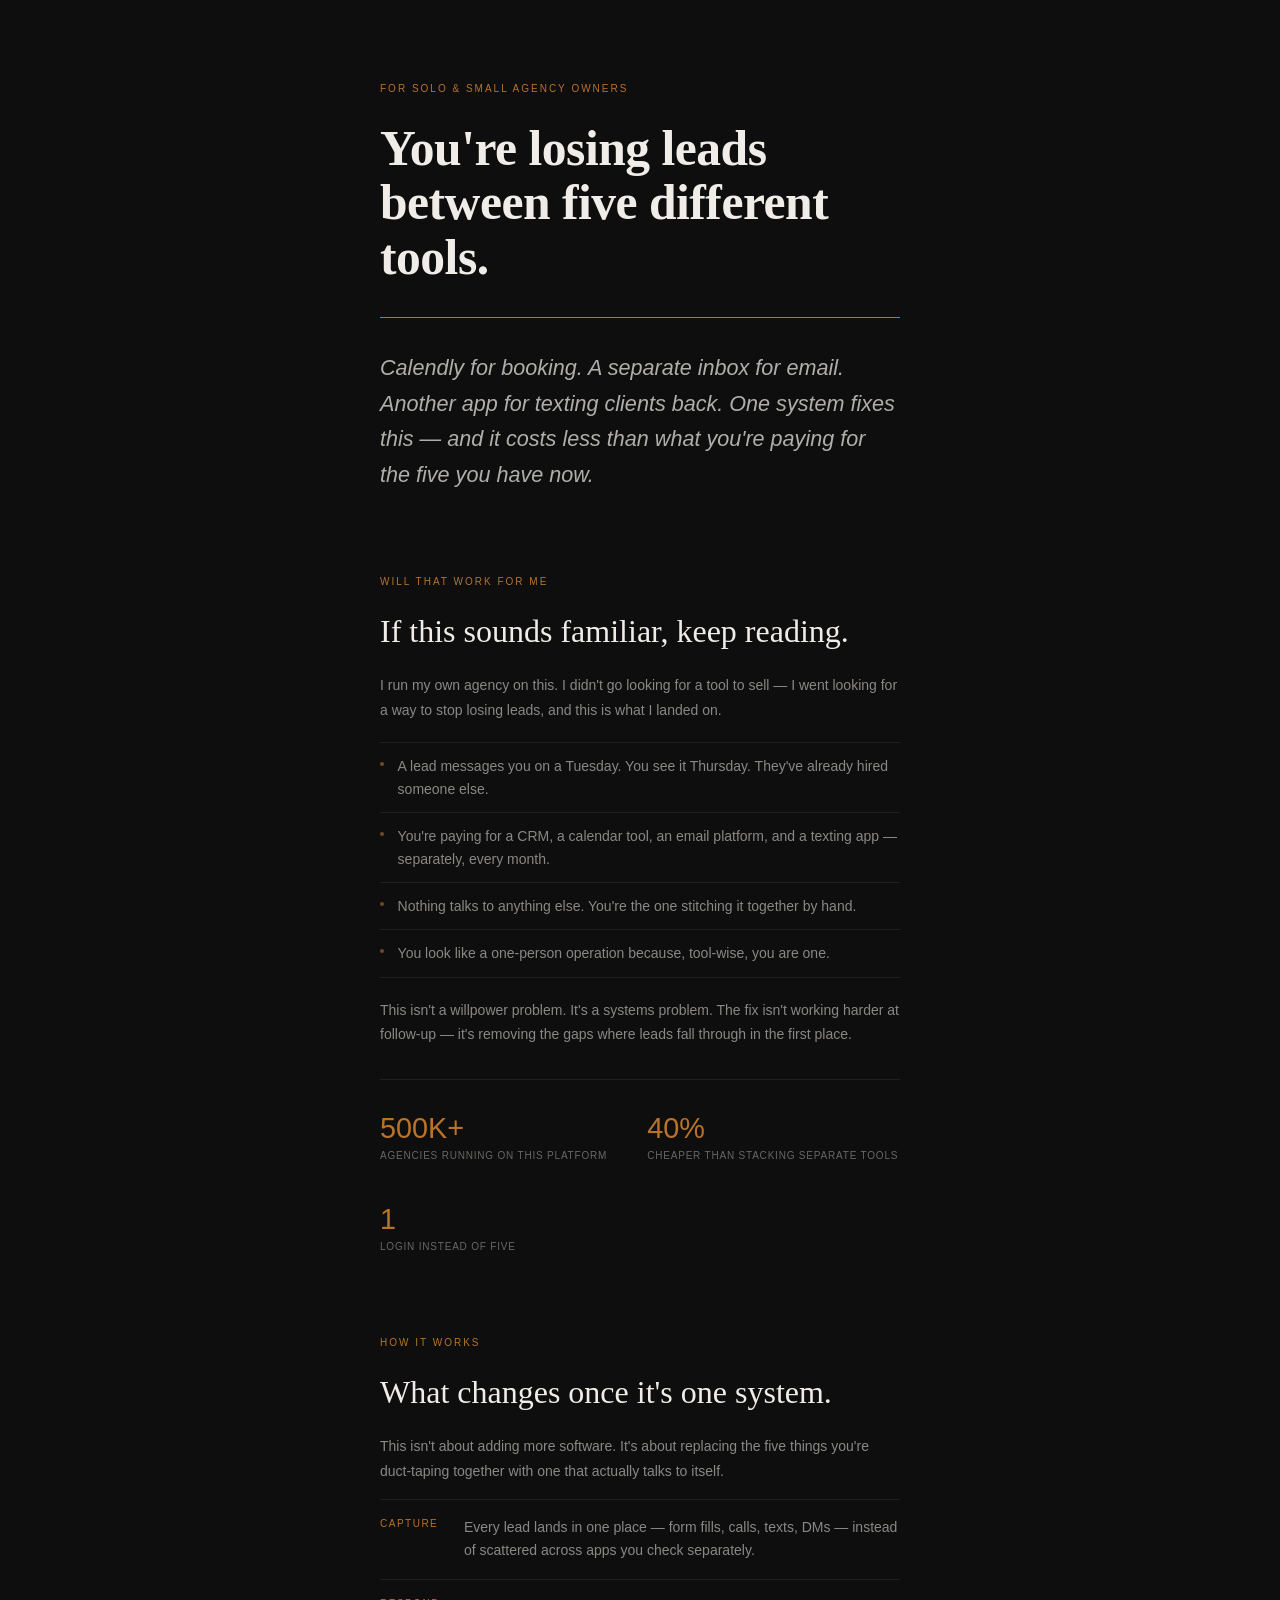
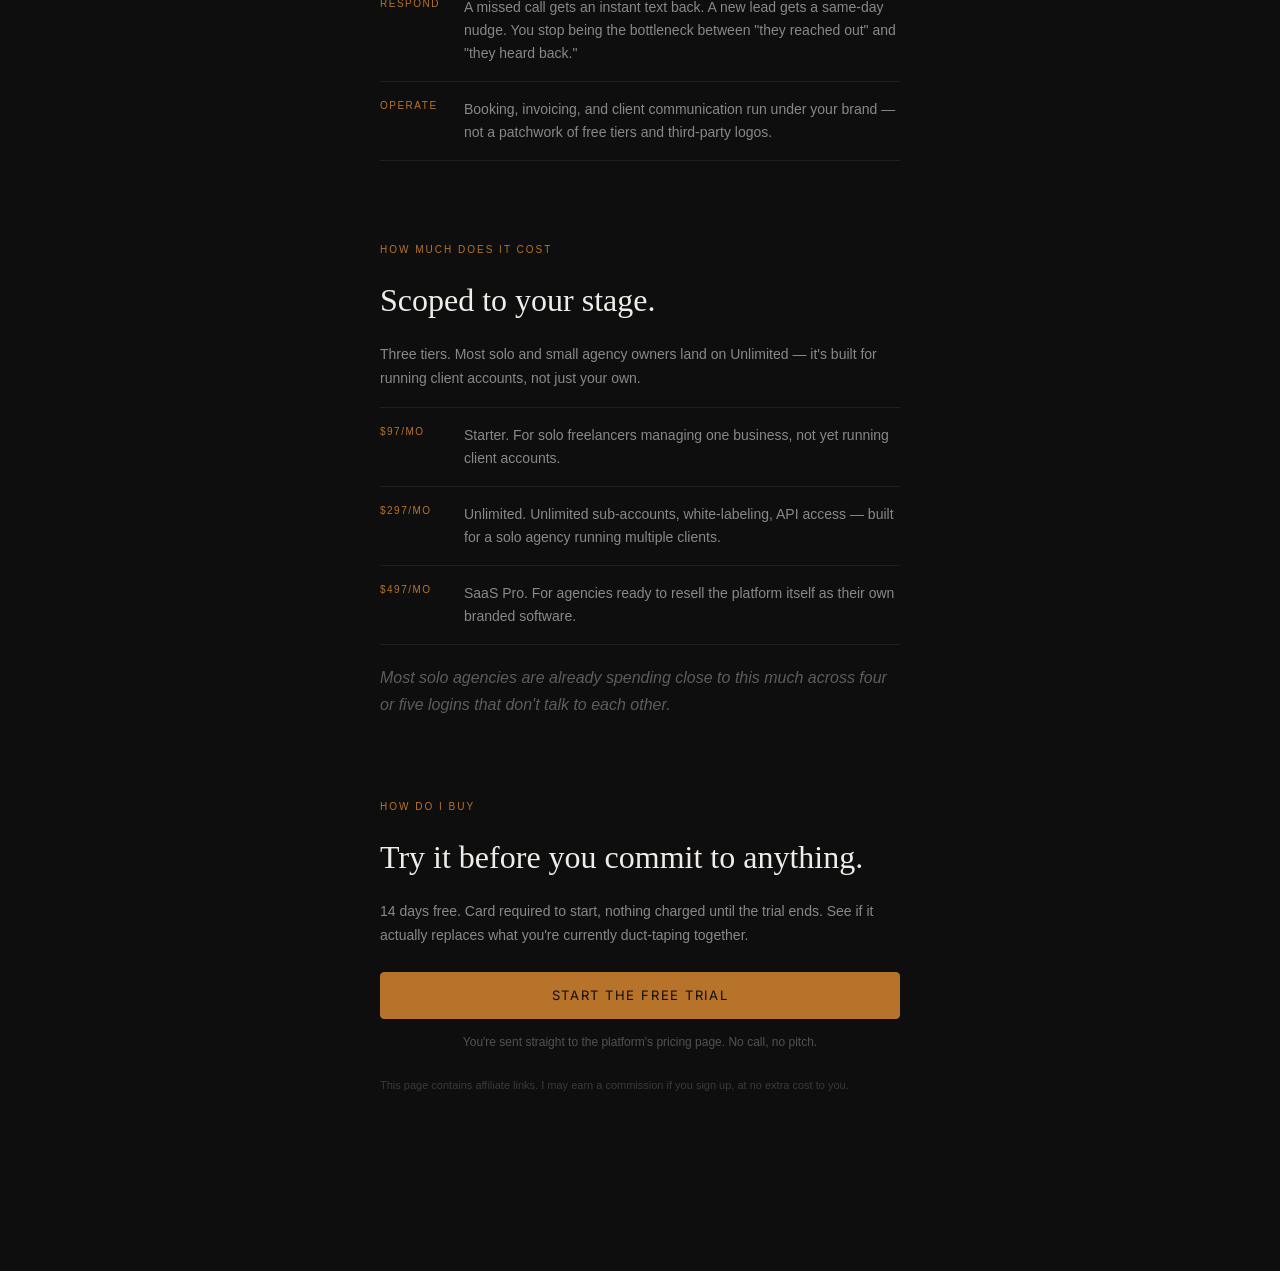
<file: agency-engine.html>
<!DOCTYPE html>
<html lang="en">
<head>
<meta charset="UTF-8">
<meta name="viewport" content="width=device-width, initial-scale=1.0">
<title>The Agency Engine | Chris O'Connors</title>
<meta name="description" content="You're losing leads between five different tools. Here's the one system solo agency owners run on instead.">
<meta property="og:title" content="The Agency Engine | Chris O'Connors">
<meta property="og:description" content="You're losing leads between five different tools. Here's the one system solo agency owners run on instead.">
<meta property="og:image" content="https://res.cloudinary.com/dfg6a5max/image/upload/v1781449372/web-assets/2026_Profile_Pic_cfqlxw.png">
<meta property="og:url" content="https://www.chrisoconnors.com/agency-engine">
<meta property="og:type" content="website">
<meta name="twitter:card" content="summary">
<meta name="twitter:title" content="The Agency Engine | Chris O'Connors">
<meta name="twitter:description" content="You're losing leads between five different tools. Here's the one system solo agency owners run on instead.">
<link rel="preconnect" href="https://fonts.googleapis.com">
<link rel="preconnect" href="https://fonts.gstatic.com" crossorigin>
<link href="https://fonts.googleapis.com/css2?family=Inter:wght@300;400&display=swap" rel="stylesheet">
<link rel="preconnect" href="https://api.fontshare.com">
<link href="https://api.fontshare.com/v2/css?f[]=satoshi@300,301,400,700&display=swap" rel="stylesheet">
<link rel="stylesheet" href="styles.css">
</head>
<body class="page-agency-engine">
<main class="container">

  <!-- 1. WHAT DOES IT DO FOR ME -->
  <div class="hero">
    <p class="eyebrow">For solo &amp; small agency owners</p>
    <h1>You're losing leads between five different tools.</h1>
    <div class="animated-rule"></div>
    <p class="proposition">Calendly for booking. A separate inbox for email. Another app for texting clients back. One system fixes this &mdash; and it costs less than what you're paying for the five you have now.</p>
  </div>

  <!-- 2. WILL THAT WORK FOR ME -->
  <section class="fade-in">
    <p class="eyebrow">Will that work for me</p>
    <h2>If this sounds familiar, keep reading.</h2>
    <p>I run my own agency on this. I didn't go looking for a tool to sell &mdash; I went looking for a way to stop losing leads, and this is what I landed on.</p>
    <ul class="fit-list">
      <li><span class="fit-dot" aria-hidden="true"></span>A lead messages you on a Tuesday. You see it Thursday. They've already hired someone else.</li>
      <li><span class="fit-dot" aria-hidden="true"></span>You're paying for a CRM, a calendar tool, an email platform, and a texting app &mdash; separately, every month.</li>
      <li><span class="fit-dot" aria-hidden="true"></span>Nothing talks to anything else. You're the one stitching it together by hand.</li>
      <li><span class="fit-dot" aria-hidden="true"></span>You look like a one-person operation because, tool-wise, you are one.</li>
    </ul>
    <p class="problem-note">This isn't a willpower problem. It's a systems problem. The fix isn't working harder at follow-up &mdash; it's removing the gaps where leads fall through in the first place.</p>

    <div class="trust-row">
      <div class="trust-stat">
        <span class="num">500K+</span>
        <span class="label">Agencies running on this platform</span>
      </div>
      <div class="trust-stat">
        <span class="num">40%</span>
        <span class="label">Cheaper than stacking separate tools</span>
      </div>
      <div class="trust-stat">
        <span class="num">1</span>
        <span class="label">Login instead of five</span>
      </div>
    </div>
  </section>

  <!-- 3. HOW DOES IT WORK -->
  <section class="fade-in">
    <p class="eyebrow">How it works</p>
    <h2>What changes once it's one system.</h2>
    <p>This isn't about adding more software. It's about replacing the five things you're duct-taping together with one that actually talks to itself.</p>
    <div>
      <div class="process-item">
        <span class="process-label">Capture</span>
        <span class="process-text">Every lead lands in one place &mdash; form fills, calls, texts, DMs &mdash; instead of scattered across apps you check separately.</span>
      </div>
      <div class="process-item">
        <span class="process-label">Respond</span>
        <span class="process-text">A missed call gets an instant text back. A new lead gets a same-day nudge. You stop being the bottleneck between "they reached out" and "they heard back."</span>
      </div>
      <div class="process-item">
        <span class="process-label">Operate</span>
        <span class="process-text">Booking, invoicing, and client communication run under your brand &mdash; not a patchwork of free tiers and third-party logos.</span>
      </div>
    </div>
  </section>

  <!-- 4. HOW MUCH DOES IT COST -->
  <section class="fade-in">
    <p class="eyebrow">How much does it cost</p>
    <h2>Scoped to your stage.</h2>
    <p>Three tiers. Most solo and small agency owners land on Unlimited &mdash; it's built for running client accounts, not just your own.</p>
    <div>
      <div class="process-item">
        <span class="process-label">$97/mo</span>
        <span class="process-text">Starter. For solo freelancers managing one business, not yet running client accounts.</span>
      </div>
      <div class="process-item">
        <span class="process-label">$297/mo</span>
        <span class="process-text">Unlimited. Unlimited sub-accounts, white-labeling, API access &mdash; built for a solo agency running multiple clients.</span>
      </div>
      <div class="process-item">
        <span class="process-label">$497/mo</span>
        <span class="process-text">SaaS Pro. For agencies ready to resell the platform itself as their own branded software.</span>
      </div>
    </div>
    <p class="pricing-note">Most solo agencies are already spending close to this much across four or five logins that don't talk to each other.</p>
  </section>

  <!-- 5. HOW DO I BUY -->
  <section class="fade-in">
    <p class="eyebrow">How do I buy</p>
    <h2>Try it before you commit to anything.</h2>
    <p>14 days free. Card required to start, nothing charged until the trial ends. See if it actually replaces what you're currently duct-taping together.</p>
    <a href="https://www.gohighlevel.com/pricing?fp_ref=chrisoconnors" class="cta-btn" id="primary-cta">Start the free trial</a>
    <p class="cta-micro">You're sent straight to the platform's pricing page. No call, no pitch.</p>
    <p class="disclosure">This page contains affiliate links. I may earn a commission if you sign up, at no extra cost to you.</p>
  </section>

</main>

<script>
  const observer = new IntersectionObserver((entries) => {
    entries.forEach(e => { if (e.isIntersecting) { e.target.classList.add('visible'); observer.unobserve(e.target); } });
  }, { threshold: 0.1 });

  document.querySelectorAll('.fade-in').forEach(el => observer.observe(el));
</script>
</body>
</html>
</file>
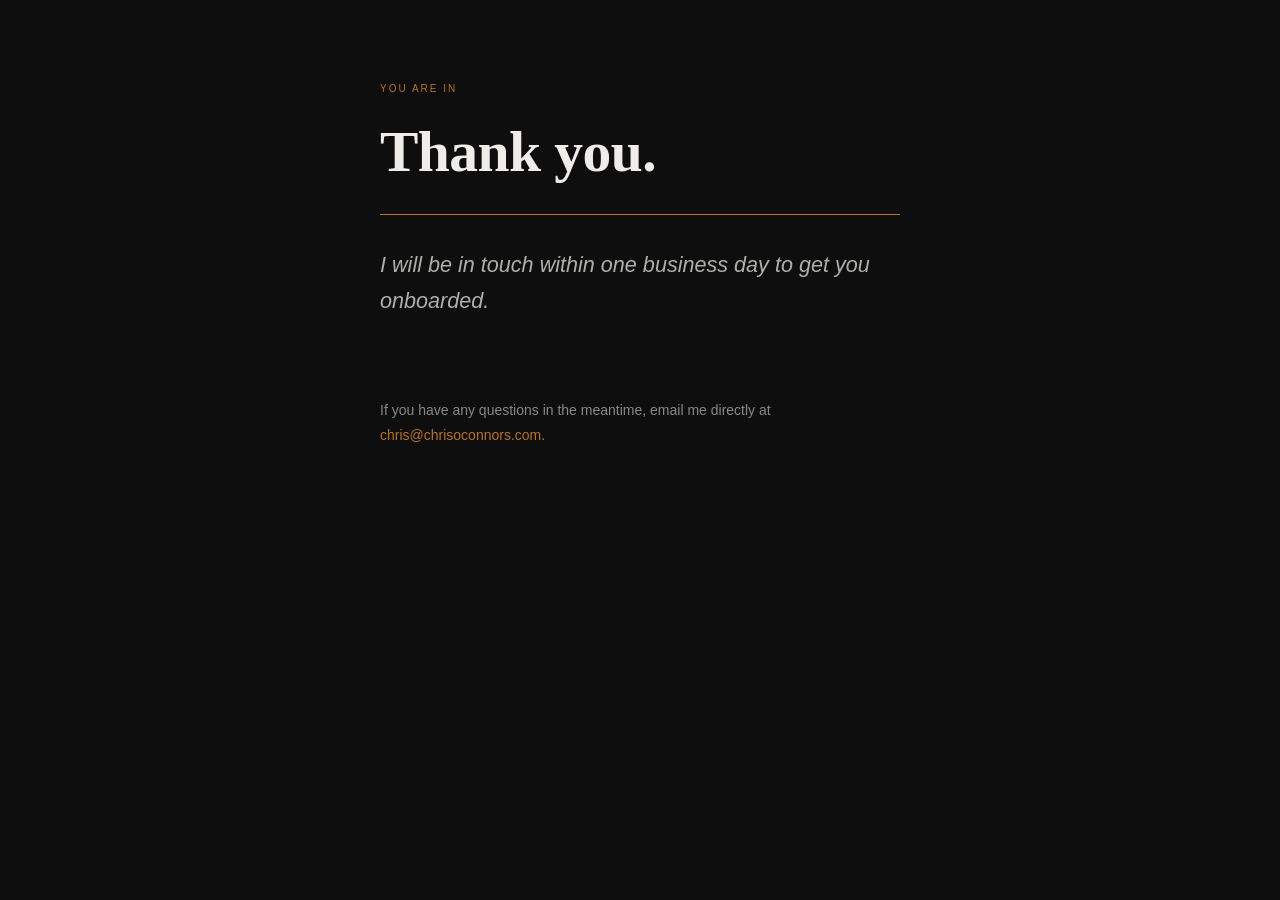
<file: thankyou.html>
<!DOCTYPE html>
<html lang="en">
<head>
<meta charset="UTF-8">
<meta name="viewport" content="width=device-width, initial-scale=1.0">
<title>Thank You — Chris O'Connors</title>
<meta name="robots" content="noindex, nofollow">
<link rel="preconnect" href="https://fonts.googleapis.com">
<link rel="preconnect" href="https://fonts.gstatic.com" crossorigin>
<link href="https://fonts.googleapis.com/css2?family=Inter:wght@300;400&display=swap" rel="stylesheet">
<link rel="preconnect" href="https://api.fontshare.com">
<link href="https://api.fontshare.com/v2/css?f[]=satoshi@300,301,400,700&display=swap" rel="stylesheet">
<link rel="stylesheet" href="styles.css">
<!-- Meta Pixel Code -->
<script>
!function(f,b,e,v,n,t,s)
{if(f.fbq)return;n=f.fbq=function(){n.callMethod?
n.callMethod.apply(n,arguments):n.queue.push(arguments)};
if(!f._fbq)f._fbq=n;n.push=n;n.loaded=!0;n.version='2.0';
n.queue=[];t=b.createElement(e);t.async=!0;
t.src=v;s=b.getElementsByTagName(e)[0];
s.parentNode.insertBefore(t,s)}(window, document,'script',
'https://connect.facebook.net/en_US/fbevents.js');
fbq('init', '1942952223035353');
fbq('track', 'PageView');
fbq('track', 'Purchase', {value: 3000, currency: 'USD'});
</script>
<noscript><img height="1" width="1" style="display:none"
src="https://www.facebook.com/tr?id=1942952223035353&ev=PageView&noscript=1"
alt=""></noscript>
<!-- End Meta Pixel Code -->
</head>
<body class="page-therapists">

<main class="container">

  <section class="hero">
    <p class="eyebrow">You are in</p>
    <h1>Thank you.</h1>
    <div class="animated-rule"></div>
    <p class="proposition">I will be in touch within one business day to get you onboarded.</p>
  </section>

  <section>
    <p>If you have any questions in the meantime, email me directly at <a href="mailto:chris@chrisoconnors.com" style="color: var(--amber); text-decoration: none;">chris@chrisoconnors.com</a>.</p>
  </section>

</main>

</body>
</html>
</file>
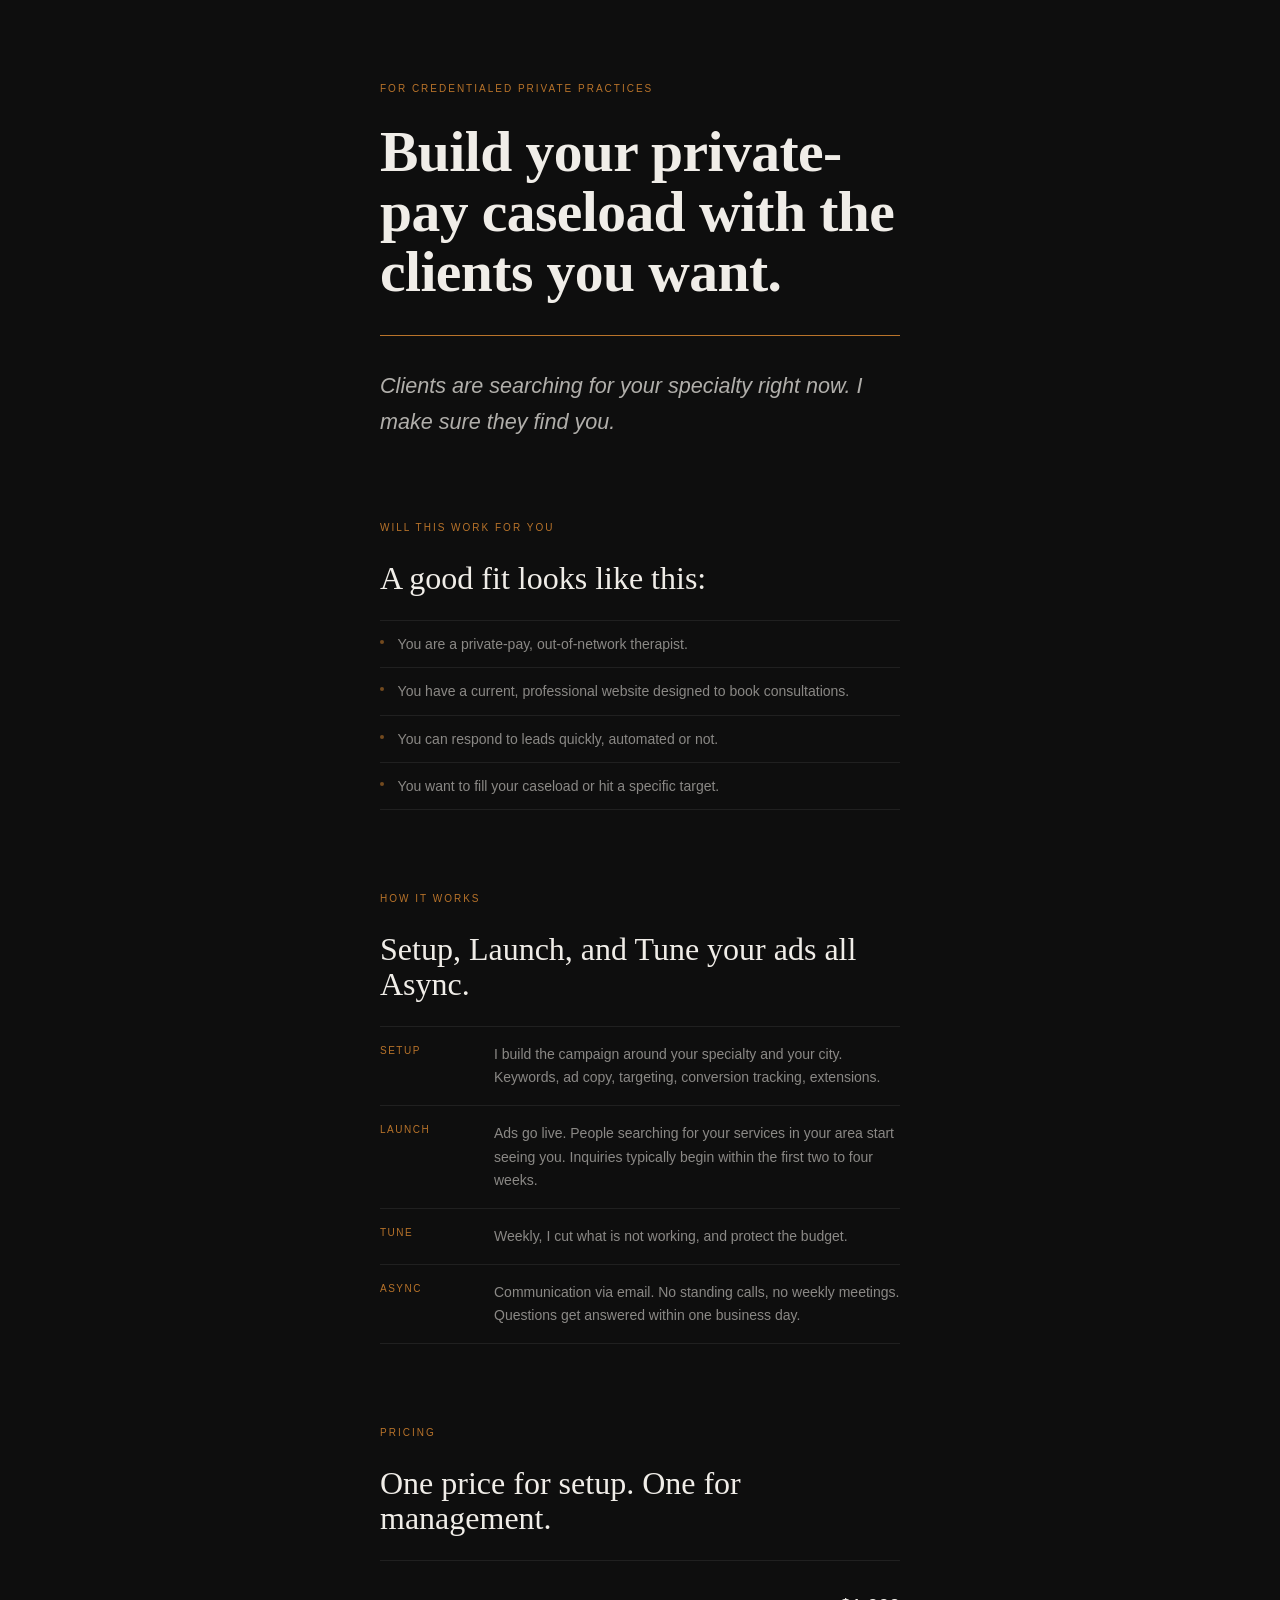
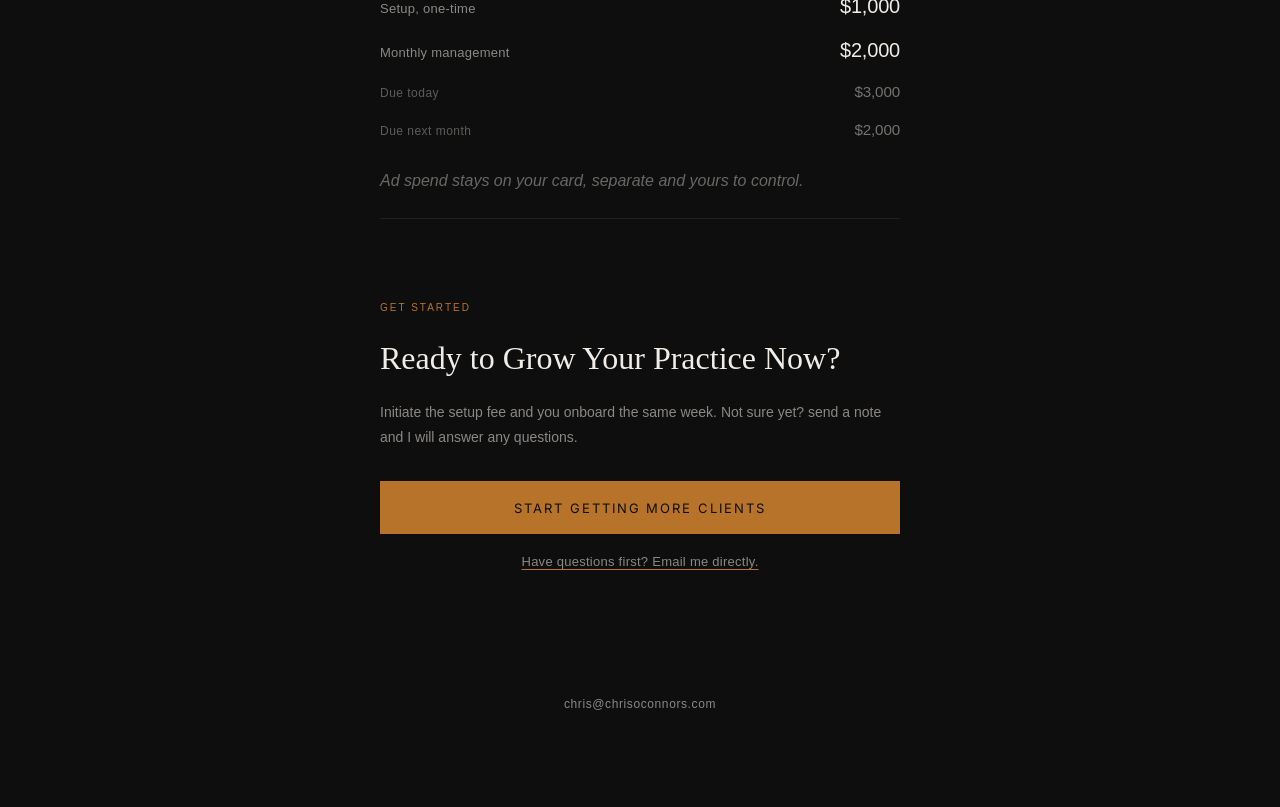
<file: therapists.html>
<!DOCTYPE html>
<html lang="en">
<head>
<meta charset="UTF-8">
<meta name="viewport" content="width=device-width, initial-scale=1.0">
<title>Growth With Google Ads for Private-Pay Therapists</title>
<meta name="description" content="Google Ads for out-of-network therapists. Fill your private-pay caseload with the clients you want.">
<meta property="og:title" content="Google Ads for out-of-network therapists | Chris O'Connors">
<meta property="og:description" content="Build your private-pay caseload with the clients you want.">
<meta property="og:image" content="https://res.cloudinary.com/dfg6a5max/image/upload/v1781449372/web-assets/2026_Profile_Pic_cfqlxw.png">
<meta property="og:url" content="https://www.chrisoconnors.com/therapists">
<meta property="og:type" content="website">
<meta name="twitter:card" content="summary">
<meta name="twitter:title" content="Google Ads for out-of-network therapists | Chris O'Connors">
<meta name="twitter:description" content="Fill your private-pay caseload with the clients you want.">
<link rel="preconnect" href="https://fonts.googleapis.com">
<link rel="preconnect" href="https://fonts.gstatic.com" crossorigin>
<link href="https://fonts.googleapis.com/css2?family=Inter:wght@300;400&display=swap" rel="stylesheet">
<link rel="preconnect" href="https://api.fontshare.com">
<link href="https://api.fontshare.com/v2/css?f[]=satoshi@300,301,400,700&display=swap" rel="stylesheet">
<link rel="stylesheet" href="styles.css">
<!-- Meta Pixel Code -->
<meta name="facebook-domain-verification" content="0p8x2z237dkdrwq8otgq9c7cskd5fn" />
<script>
!function(f,b,e,v,n,t,s)
{if(f.fbq)return;n=f.fbq=function(){n.callMethod?
n.callMethod.apply(n,arguments):n.queue.push(arguments)};
if(!f._fbq)f._fbq=n;n.push=n;n.loaded=!0;n.version='2.0';
n.queue=[];t=b.createElement(e);t.async=!0;
t.src=v;s=b.getElementsByTagName(e)[0];
s.parentNode.insertBefore(t,s)}(window, document,'script',
'https://connect.facebook.net/en_US/fbevents.js');
fbq('init', '1942952223035353');
fbq('track', 'PageView');
</script>
<noscript><img height="1" width="1" style="display:none"
src="https://www.facebook.com/tr?id=1942952223035353&ev=PageView&noscript=1"
/></noscript>
<!-- End Meta Pixel Code -->
</head>
<body class="page-therapists">

<main class="container">

  <!-- HERO — What does it do for me -->
  <section class="hero">
    <p class="eyebrow">For credentialed private practices</p>
    <h1>Build your private-pay caseload with the clients you want.</h1>
    <div class="animated-rule"></div>
    <p class="proposition">Clients are searching for your specialty right now. I make sure they find you.</p>
  </section>

  <!-- WILL THAT WORK FOR ME -->
  <section class="fade-in">
    <p class="eyebrow">Will this work for you</p>
    <h2>A good fit looks like this:</h2>
    <ul class="fit-list">
      <li><span class="fit-dot" aria-hidden="true"></span>You are a private-pay, out-of-network therapist.</li>
      <li><span class="fit-dot" aria-hidden="true"></span>You have a current, professional website designed to book consultations.</li>
      <li><span class="fit-dot" aria-hidden="true"></span>You can respond to leads quickly, automated or not.</li>
      <li><span class="fit-dot" aria-hidden="true"></span>You want to fill your caseload or hit a specific target.</li>
    </ul>
  </section>

  <!-- HOW DOES IT WORK -->
  <section class="fade-in">
    <p class="eyebrow">How it works</p>
    <h2>Setup, Launch, and Tune your ads all Async.</h2>
    <div>
      <div class="process-item">
        <span class="process-label">Setup</span>
        <span class="process-text">I build the campaign around your specialty and your city. Keywords, ad copy, targeting, conversion tracking, extensions.</span>
      </div>
      <div class="process-item">
        <span class="process-label">Launch</span>
        <span class="process-text">Ads go live. People searching for your services in your area start seeing you. Inquiries typically begin within the first two to four weeks.</span>
      </div>
      <div class="process-item">
        <span class="process-label">Tune</span>
        <span class="process-text">Weekly, I cut what is not working, and protect the budget.</span>
      </div>
      <div class="process-item">
        <span class="process-label">Async</span>
        <span class="process-text">Communication via email. No standing calls, no weekly meetings. Questions get answered within one business day.</span>
      </div>
    </div>
  </section>

  <!-- CASE STUDY — anchors "how does it work" with proof -->
  <!--
  <section class="fade-in">
    <p class="eyebrow">Proof</p>
    <h2>Douglas filled his practice.</h2>
    <div class="case-study">
      <p class="quote">"I love Chris! He is creative. He is organized. He will get it done. I can't say enough good things about him!"</p>
      <p class="attribution"><strong>Douglas Zimmerman, MA Ed, LCSW-R</strong><br>Manhattan private practice. 25+ years. BTTI Harvard, KAP-certified, Columbia and NYU trained.</p>
    </div>
    <p class="case-study-note">Six months of foundation and presence work. Full practice. Referrals compounding. That is what this looks like when it fits.</p>
  </section>
  -->

  <!-- HOW MUCH DOES IT COST -->
  <section class="fade-in">
    <p class="eyebrow">Pricing</p>
    <h2>One price for setup. One for management.</h2>
    <!-- <p>One weekly private-pay client at $250 a session is worth over $12,000 a year. Two clients cover this entire service.</p>-->
    <div class="pricing-card">
      <div class="price-row">
        <span class="price-label">Setup, one-time</span>
        <span class="price-figure">$1,000</span>
      </div>
      <div class="price-row">
        <span class="price-label">Monthly management</span>
        <span class="price-figure">$2,000</span>
      </div>
      <div class="price-row">
        <span class="price-label price-label--summary">Due today</span>
        <span class="price-figure price-figure--summary">$3,000</span>
      </div>
      <div class="price-row">
        <span class="price-label price-label--summary">Due next month</span>
        <span class="price-figure price-figure--summary">$2,000</span>
      </div>
    <p class="price-note">Ad spend stays on your card, separate and yours to control.</p>
  </section>

  <!-- HOW DO I BUY -->
  <section class="fade-in">
    <p class="eyebrow">Get started</p>
    <h2>Ready to Grow Your Practice Now?</h2>
    <p>Initiate the setup fee and you onboard the same week. Not sure yet? send a note and I will answer any questions.</p>

    <div class="cta-block">
      <a href="https://buy.stripe.com/5kQ9ASdzD3WAcBP0EC2Ji0b" class="cta-btn" id="checkout-btn">Start Getting More Clients</a>
      <a class="cta-alt" id="show-form-btn"><u>Have questions first? Email me directly.</u></a>
    </div>

    <div id="inquiry-form">
      <div class="form-group">
        <label for="name">Name</label>
        <input type="text" id="name" placeholder="Your name" autocomplete="name">
      </div>
      <div class="form-group">
        <label for="email">Email</label>
        <input type="email" id="email" placeholder="your@email.com" autocomplete="email">
      </div>
      <div class="form-group">
        <label for="practice">Practice website</label>
        <input type="url" id="practice" placeholder="https://yourpractice.com">
      </div>
      <div class="form-group">
        <label for="context">What are your questions about my service?</label>
        <textarea id="context" placeholder="Where is your practice now and where do you want it to be."></textarea>
      </div>
      <button class="submit-btn" id="submit-btn" onclick="submitInquiry()">Send it</button>
      <p class="form-status" id="form-status"></p>
    </div>
  </section>

  <div class="footer">
    <a href="mailto:chris@chrisoconnors.com">chris@chrisoconnors.com</a>
    <!--<a href="tel:9165462589">916-546-2589</a>-->
  </div>

</main>

<script>
  const WEBHOOK_URL = 'https://n8n.chrisoconnors.com/webhook/website-lead';

  document.getElementById('show-form-btn').addEventListener('click', () => {
    document.getElementById('inquiry-form').classList.add('open');
    document.getElementById('inquiry-form').scrollIntoView({ behavior: 'smooth', block: 'start' });
  });

  function submitInquiry() {
    const name = document.getElementById('name').value.trim();
    const email = document.getElementById('email').value.trim();
    const practice = document.getElementById('practice').value.trim();
    const context = document.getElementById('context').value.trim();
    const status = document.getElementById('form-status');
    const btn = document.getElementById('submit-btn');

    if (!name || !email || !context) {
      status.textContent = 'Please fill in name, email, and context.';
      status.style.color = 'rgba(240,237,232,0.5)';
      return;
    }

    const emailRegex = /^[^\s@]+@[^\s@]+\.[^\s@]+$/;
    if (!emailRegex.test(email)) {
      status.textContent = 'Please enter a valid email address.';
      status.style.color = 'rgba(240,237,232,0.5)';
      return;
    }

    btn.disabled = true;
    status.style.color = 'var(--amber)';
    status.textContent = 'Sending...';

    const payload = {
      source: 'therapists-lp',
      name,
      email,
      business: 'Private psychotherapy practice',
      tried: 'N/A — therapist LP inquiry',
      success: 'Fill practice with fit-right patients',
      budget: '$1,000 setup + $2,000/mo management, ad spend on client card',
      more: `Practice site: ${practice || 'not provided'}\n\n${context}`,
      submitted_at: new Date().toISOString()
    };

    fetch(WEBHOOK_URL, {
      method: 'POST',
      headers: { 'Content-Type': 'application/json' },
      body: JSON.stringify(payload)
    })
    .then(res => {
      if (res.ok) {
        document.getElementById('inquiry-form').innerHTML = '<p class="success-message">Got it. I will be in touch within one business day.</p>';
      } else {
        throw new Error('Non-200 response');
      }
    })
    .catch(() => {
      btn.disabled = false;
      status.textContent = 'Something went wrong. Try emailing me directly.';
      status.style.color = 'rgba(240,237,232,0.5)';
    });
  }

  const observer = new IntersectionObserver((entries) => {
    entries.forEach(e => { if (e.isIntersecting) { e.target.classList.add('visible'); observer.unobserve(e.target); } });
  }, { threshold: 0.1 });

  document.querySelectorAll('.fade-in').forEach(el => observer.observe(el));
</script>
</body>
</html>
</file>
<file: styles.css>
/* ==========================================================================
   Shared — reset, design tokens, base html element
   Used by: index.html, agency-engine.html, therapists.html
   ========================================================================== */

*, *::before, *::after { box-sizing: border-box; margin: 0; padding: 0; }

:root {
  --cream: #F0EDE8;
  --amber: #B8732A;
  --muted: rgba(240, 237, 232, 0.55);
  --rule: rgba(240, 237, 232, 0.08);
  --font-heading: 'Satoshi', serif;
  --font-body: 'Satoshi', sans-serif;
}

html { font-size: 16px; scroll-behavior: smooth; }

@media (prefers-reduced-motion: reduce) {
  *, .fade-in { animation: none !important; transition: none !important; opacity: 1 !important; transform: none !important; }
}

/* ==========================================================================
   Page: index.html (Chris O'Connors — home)
   Scope: body.page-home
   ========================================================================== */

body.page-home {
  background: #0E0E0E;
  color: var(--cream);
  font-family: var(--font-body);
  font-weight: 300;
  padding: 0 2rem;
}

.page-home .container {
  max-width: 520px;
  margin: 0 auto;
  padding: 5rem 0 6rem;
}

.page-home section { margin-bottom: 5rem; }

.page-home .eyebrow {
  font-size: 10px;
  font-weight: 400;
  letter-spacing: 0.2em;
  text-transform: uppercase;
  color: var(--amber);
  margin-bottom: 1.5rem;
}

.page-home .hero { margin-bottom: 5rem; }

.page-home h1 {
  font-family: var(--font-heading);
  font-size: clamp(2.6rem, 8vw, 3.6rem);
  font-weight: 700;
  line-height: 1.05;
  letter-spacing: -0.01em;
  margin-bottom: 2rem;
}

.page-home .animated-rule {
  height: 1px;
  background: var(--amber);
  width: 0;
  animation: drawRule-home 1s ease forwards 0.3s;
  margin-bottom: 2rem;
}

.page-home .proposition {
  font-family: var(--font-body);
  font-size: clamp(1.15rem, 4vw, 1.35rem);
  font-weight: 300;
  font-style: italic;
  color: rgba(240, 237, 232, 0.72);
  line-height: 1.65;
}

.page-home h2 {
  font-family: var(--font-heading);
  font-size: clamp(1.5rem, 5vw, 2rem);
  font-weight: 300;
  line-height: 1.1;
  margin-bottom: 1.5rem;
}

.page-home p {
  font-size: 14px;
  color: var(--muted);
  line-height: 1.75;
  margin-bottom: 1rem;
}

.page-home p:last-child { margin-bottom: 0; }

.page-home .fit-list {
  list-style: none;
  margin-top: 1.25rem;
}

.page-home .fit-list li {
  font-size: 14px;
  color: var(--muted);
  line-height: 1.6;
  padding: 0.75rem 0;
  border-bottom: 0.5px solid var(--rule);
  display: flex;
  gap: 0.85rem;
  align-items: flex-start;
}

.page-home .fit-list li:first-child { border-top: 0.5px solid var(--rule); }

.page-home .fit-dot {
  width: 4px;
  height: 4px;
  border-radius: 50%;
  background: var(--amber);
  opacity: 0.6;
  flex-shrink: 0;
  margin-top: 7px;
}

.page-home .process-item {
  display: flex;
  gap: 1.5rem;
  align-items: flex-start;
  padding: 1rem 0;
  border-bottom: 0.5px solid var(--rule);
}

.page-home .process-item:first-child { border-top: 0.5px solid var(--rule); }

.page-home .process-label {
  font-size: 10px;
  letter-spacing: 0.15em;
  text-transform: uppercase;
  color: var(--amber);
  font-weight: 400;
  min-width: 60px;
  padding-top: 2px;
  flex-shrink: 0;
}

.page-home .process-text {
  font-size: 14px;
  color: var(--muted);
  line-height: 1.65;
  font-weight: 300;
}

.page-home .pricing-note {
  font-size: 13px;
  color: rgba(240, 237, 232, 0.35);
  line-height: 1.65;
  margin-top: 1.25rem;
  font-style: italic;
  font-family: var(--font-body);
  font-size: 1rem;
}

.page-home .testimonial {
  padding: 2rem 0 0.5rem;
  border-bottom: 0.5px solid var(--rule);
  margin-top: 1.5rem;
}

.page-home .testimonial:first-child {
  border-top: 0.5px solid var(--rule);
}

.page-home .testimonial .quote {
  font-family: var(--font-body);
  font-style: italic;
  font-size: 1.25rem;
  line-height: 1.55;
  color: rgba(240, 237, 232, 0.85);
  margin-bottom: 1.5rem;
}

.page-home .testimonial-author {
  display: flex;
  align-items: center;
  gap: 0.85rem;
  padding-bottom: 1.5rem;
}

.page-home .testimonial-photo {
  width: 44px;
  height: 44px;
  border-radius: 50%;
  object-fit: cover;
  flex-shrink: 0;
}

.page-home .testimonial .attribution {
  font-size: 12px;
  color: var(--muted);
  letter-spacing: 0.05em;
  line-height: 1.6;
}

.page-home .testimonial .attribution strong {
  color: var(--cream);
  font-weight: 400;
  letter-spacing: 0;
}

.page-home #form-wrap { margin-top: 2rem; }

.page-home .form-group {
  margin-bottom: 1.25rem;
}

.page-home label {
  display: block;
  font-size: 10px;
  letter-spacing: 0.15em;
  text-transform: uppercase;
  color: var(--amber);
  font-weight: 400;
  margin-bottom: 0.5rem;
}

.page-home input[type="text"],
.page-home input[type="email"],
.page-home select,
.page-home textarea {
  width: 100%;
  background: rgba(240, 237, 232, 0.04);
  border: 0.5px solid rgba(240, 237, 232, 0.15);
  border-radius: 4px;
  color: var(--cream);
  font-family: 'Inter', sans-serif;
  font-size: 14px;
  font-weight: 300;
  padding: 0.75rem 1rem;
  outline: none;
  transition: border-color 0.2s ease;
  -webkit-appearance: none;
}

.page-home input[type="text"]:focus,
.page-home input[type="email"]:focus,
.page-home select:focus,
.page-home textarea:focus {
  border-color: var(--amber);
}

.page-home select {
  cursor: pointer;
  background-image: url("data:image/svg+xml,%3Csvg xmlns='http://www.w3.org/2000/svg' width='12' height='8' viewBox='0 0 12 8'%3E%3Cpath d='M1 1l5 5 5-5' stroke='%23B8732A' stroke-width='1.5' fill='none' stroke-linecap='round'/%3E%3C/svg%3E");
  background-repeat: no-repeat;
  background-position: right 1rem center;
  padding-right: 2.5rem;
  color: var(--cream);
}

.page-home select:invalid { color: rgba(240, 237, 232, 0.2); }
.page-home select option { background: #0E0E0E; color: var(--cream); }

.page-home textarea {
  resize: vertical;
  min-height: 120px;
  line-height: 1.65;
}

.page-home ::placeholder { color: rgba(240, 237, 232, 0.2); }

.page-home .optional-label {
  font-size: 10px;
  color: rgba(240, 237, 232, 0.25);
  letter-spacing: 0.05em;
  margin-left: 0.5rem;
  text-transform: none;
  font-style: italic;
}

.page-home .textarea-hint {
  font-size: 11px;
  color: rgba(240, 237, 232, 0.25);
  margin-top: 0.4rem;
  line-height: 1.5;
}

.page-home .submit-btn {
  width: 100%;
  padding: 0.9rem 1rem;
  background: transparent;
  border: 0.5px solid var(--amber);
  border-radius: 4px;
  color: var(--amber);
  font-family: var(--font-body);
  font-size: 13px;
  font-weight: 400;
  letter-spacing: 0.12em;
  text-transform: uppercase;
  cursor: pointer;
  transition: background 0.2s ease, color 0.2s ease;
  margin-top: 0.5rem;
}

.page-home .submit-btn:hover {
  background: var(--amber);
  color: #0E0E0E;
}

.page-home .submit-btn:disabled {
  opacity: 0.4;
  cursor: not-allowed;
}

.page-home .form-status {
  font-size: 13px;
  text-align: center;
  margin-top: 1rem;
  min-height: 1.2em;
  color: var(--amber);
  font-style: italic;
  font-family: var(--font-body);
  font-size: 1rem;
}

.page-home .success-message {
  font-family: var(--font-body);
  font-size: 1.2rem;
  font-style: italic;
  color: rgba(240, 237, 232, 0.7);
  line-height: 1.7;
}

.page-home .footer {
  border-top: 0.5px solid var(--rule);
  padding-top: 2rem;
  display: flex;
  flex-direction: column;
  gap: 0.5rem;
}

.page-home .footer a {
  font-size: 12px;
  color: rgba(240, 237, 232, 0.3);
  text-decoration: none;
  transition: color 0.2s ease;
}

.page-home .footer a:hover { color: var(--amber); }

.page-home .fade-in {
  opacity: 0;
  transform: translateY(10px);
  transition: opacity 0.5s ease, transform 0.5s ease;
}

.page-home .fade-in.visible {
  opacity: 1;
  transform: translateY(0);
}

@keyframes drawRule-home {
  from { width: 0; }
  to { width: 100%; }
}

.page-home .hero-photo {
  width: 72px;
  height: 72px;
  border-radius: 50%;
  object-fit: cover;
  object-position: center top;
  margin-bottom: 1.75rem;
  opacity: 0.9;
  display: block;
}

@media (max-width: 480px) {
  body.page-home { padding: 0 1.25rem; }
  .page-home .container { padding: 3.5rem 0 4rem; }
}

/* CUSTOM SELECT */
.page-home .custom-select {
  position: relative;
  user-select: none;
}

.page-home .custom-select-trigger {
  width: 100%;
  background: rgba(240, 237, 232, 0.04);
  border: 0.5px solid rgba(240, 237, 232, 0.15);
  border-radius: 4px;
  color: rgba(240, 237, 232, 0.2);
  font-family: var(--font-body);
  font-size: 14px;
  font-weight: 300;
  padding: 0.75rem 2.5rem 0.75rem 1rem;
  cursor: pointer;
  display: flex;
  align-items: center;
  justify-content: space-between;
  transition: border-color 0.2s ease;
}

.page-home .custom-select-trigger.has-value {
  color: var(--cream);
}

.page-home .custom-select.open .custom-select-trigger {
  border-color: var(--amber);
}

.page-home .select-arrow {
  flex-shrink: 0;
  transition: transform 0.2s ease;
}

.page-home .custom-select.open .select-arrow {
  transform: rotate(180deg);
}

.page-home .custom-select-options {
  display: none;
  position: absolute;
  top: calc(100% + 4px);
  left: 0;
  right: 0;
  background: #161616;
  border: 0.5px solid rgba(240, 237, 232, 0.15);
  border-radius: 4px;
  list-style: none;
  z-index: 100;
  overflow: hidden;
}

.page-home .custom-select.open .custom-select-options {
  display: block;
}

.page-home .custom-select-options li {
  padding: 0.75rem 1rem;
  font-size: 14px;
  color: var(--muted);
  cursor: pointer;
  transition: background 0.15s ease, color 0.15s ease;
  border-bottom: 0.5px solid rgba(240, 237, 232, 0.05);
}

.page-home .custom-select-options li:last-child {
  border-bottom: none;
}

.page-home .custom-select-options li:hover {
  background: rgba(184, 115, 42, 0.1);
  color: var(--cream);
}

.page-home .custom-select-options li.selected {
  color: var(--amber);
}

/* ==========================================================================
   Page: agency-engine.html (The Agency Engine)
   Scope: body.page-agency-engine
   ========================================================================== */

body.page-agency-engine {
  background: #0E0E0E;
  color: var(--cream);
  font-family: var(--font-body);
  font-weight: 300;
  padding: 0 2rem;
}

.page-agency-engine .container {
  max-width: 520px;
  margin: 0 auto;
  padding: 5rem 0 6rem;
}

.page-agency-engine section { margin-bottom: 5rem; }

.page-agency-engine .eyebrow {
  font-size: 10px;
  font-weight: 400;
  letter-spacing: 0.2em;
  text-transform: uppercase;
  color: var(--amber);
  margin-bottom: 1.5rem;
}

.page-agency-engine .hero { margin-bottom: 5rem; }

.page-agency-engine h1 {
  font-family: var(--font-heading);
  font-size: clamp(2.2rem, 7vw, 3.1rem);
  font-weight: 700;
  line-height: 1.1;
  letter-spacing: -0.01em;
  margin-bottom: 2rem;
}

.page-agency-engine .animated-rule {
  height: 1px;
  background: var(--amber);
  width: 0;
  animation: drawRule-agency 1s ease forwards 0.3s;
  margin-bottom: 2rem;
}

.page-agency-engine .proposition {
  font-family: var(--font-body);
  font-size: clamp(1.15rem, 4vw, 1.35rem);
  font-weight: 300;
  font-style: italic;
  color: rgba(240, 237, 232, 0.72);
  line-height: 1.65;
}

.page-agency-engine h2 {
  font-family: var(--font-heading);
  font-size: clamp(1.5rem, 5vw, 2rem);
  font-weight: 300;
  line-height: 1.1;
  margin-bottom: 1.5rem;
}

.page-agency-engine p {
  font-size: 14px;
  color: var(--muted);
  line-height: 1.75;
  margin-bottom: 1rem;
}

.page-agency-engine p:last-child { margin-bottom: 0; }

.page-agency-engine .problem-note { margin-top: 1.25rem; }

.page-agency-engine .fit-list {
  list-style: none;
  margin-top: 1.25rem;
}

.page-agency-engine .fit-list li {
  font-size: 14px;
  color: var(--muted);
  line-height: 1.6;
  padding: 0.75rem 0;
  border-bottom: 0.5px solid var(--rule);
  display: flex;
  gap: 0.85rem;
  align-items: flex-start;
}

.page-agency-engine .fit-list li:first-child { border-top: 0.5px solid var(--rule); }

.page-agency-engine .fit-dot {
  width: 4px;
  height: 4px;
  border-radius: 50%;
  background: var(--amber);
  opacity: 0.6;
  flex-shrink: 0;
  margin-top: 7px;
}

.page-agency-engine .process-item {
  display: flex;
  gap: 1.5rem;
  align-items: flex-start;
  padding: 1rem 0;
  border-bottom: 0.5px solid var(--rule);
}

.page-agency-engine .process-item:first-child { border-top: 0.5px solid var(--rule); }

.page-agency-engine .process-label {
  font-size: 10px;
  letter-spacing: 0.15em;
  text-transform: uppercase;
  color: var(--amber);
  font-weight: 400;
  min-width: 60px;
  padding-top: 2px;
  flex-shrink: 0;
}

.page-agency-engine .process-text {
  font-size: 14px;
  color: var(--muted);
  line-height: 1.65;
  font-weight: 300;
}

.page-agency-engine .pricing-note {
  font-size: 13px;
  color: rgba(240, 237, 232, 0.35);
  line-height: 1.65;
  margin-top: 1.25rem;
  font-style: italic;
  font-family: var(--font-body);
  font-size: 1rem;
}

.page-agency-engine .trust-row {
  display: flex;
  gap: 2.5rem;
  flex-wrap: wrap;
  margin-top: 2rem;
  padding-top: 2rem;
  border-top: 0.5px solid var(--rule);
}

.page-agency-engine .trust-stat .num {
  font-family: var(--font-body);
  font-size: 1.8rem;
  font-weight: 300;
  color: var(--amber);
  display: block;
}

.page-agency-engine .trust-stat .label {
  font-size: 10px;
  color: rgba(240, 237, 232, 0.4);
  text-transform: uppercase;
  letter-spacing: 0.08em;
  margin-top: 0.25rem;
}

.page-agency-engine .cta-btn {
  display: inline-block;
  width: 100%;
  text-align: center;
  padding: 0.9rem 1rem;
  background: var(--amber);
  border: 0.5px solid var(--amber);
  border-radius: 4px;
  color: #0E0E0E;
  font-family: 'Inter', sans-serif;
  font-size: 13px;
  font-weight: 400;
  letter-spacing: 0.12em;
  text-transform: uppercase;
  text-decoration: none;
  cursor: pointer;
  transition: background 0.2s ease, opacity 0.2s ease;
  margin-top: 0.5rem;
}

.page-agency-engine .cta-btn:hover { opacity: 0.85; }

.page-agency-engine .cta-micro {
  font-size: 12px;
  color: rgba(240, 237, 232, 0.3);
  margin-top: 0.85rem;
  text-align: center;
}

.page-agency-engine .disclosure {
  font-size: 11px;
  color: rgba(240, 237, 232, 0.2);
  line-height: 1.6;
  margin-top: 1.5rem;
}

.page-agency-engine .fade-in {
  opacity: 0;
  transform: translateY(10px);
  transition: opacity 0.5s ease, transform 0.5s ease;
}

.page-agency-engine .fade-in.visible { opacity: 1; transform: translateY(0); }

@keyframes drawRule-agency { from { width: 0; } to { width: 100%; } }

@media (max-width: 480px) {
  body.page-agency-engine { padding: 0 1.25rem; }
  .page-agency-engine .container { padding: 3.5rem 0 4rem; }
  .page-agency-engine .trust-row { gap: 1.75rem; }
}

/* ==========================================================================
   Page: therapists.html (For Credentialed Private Practices)
   Scope: body.page-therapists
   ========================================================================== */

body.page-therapists {
  background: #0E0E0E;
  color: var(--cream);
  font-family: var(--font-body);
  font-weight: 300;
  padding: 0 2rem;
}

.page-therapists .container {
  max-width: 520px;
  margin: 0 auto;
  padding: 5rem 0 6rem;
}

.page-therapists section { margin-bottom: 5rem; }

.page-therapists .eyebrow {
  font-size: 10px;
  font-weight: 400;
  letter-spacing: 0.2em;
  text-transform: uppercase;
  color: var(--amber);
  margin-bottom: 1.5rem;
}

.page-therapists h1 {
  font-family: var(--font-heading);
  font-size: clamp(2.6rem, 8vw, 3.6rem);
  font-weight: 700;
  line-height: 1.05;
  letter-spacing: -0.01em;
  margin-bottom: 2rem;
}

.page-therapists .animated-rule {
  height: 1px;
  background: var(--amber);
  width: 0;
  animation: drawRule-therapists 1s ease forwards 0.3s;
  margin-bottom: 2rem;
}

@keyframes drawRule-therapists { from { width: 0; } to { width: 100%; } }

.page-therapists .proposition {
  font-family: var(--font-body);
  font-size: clamp(1.15rem, 4vw, 1.35rem);
  font-weight: 300;
  font-style: italic;
  color: rgba(240, 237, 232, 0.72);
  line-height: 1.65;
}

.page-therapists h2 {
  font-family: var(--font-heading);
  font-size: clamp(1.5rem, 5vw, 2rem);
  font-weight: 300;
  line-height: 1.1;
  margin-bottom: 1.5rem;
}

.page-therapists p {
  font-size: 14px;
  color: var(--muted);
  line-height: 1.75;
  margin-bottom: 1rem;
}

.page-therapists p:last-child { margin-bottom: 0; }

.page-therapists .fit-list {
  list-style: none;
  margin-top: 1.25rem;
}

.page-therapists .fit-list li {
  font-size: 14px;
  color: var(--muted);
  line-height: 1.6;
  padding: 0.75rem 0;
  border-bottom: 0.5px solid var(--rule);
  display: flex;
  gap: 0.85rem;
  align-items: flex-start;
}

.page-therapists .fit-list li:first-child { border-top: 0.5px solid var(--rule); }

.page-therapists .fit-dot {
  width: 4px;
  height: 4px;
  border-radius: 50%;
  background: var(--amber);
  opacity: 0.6;
  flex-shrink: 0;
  margin-top: 7px;
}

.page-therapists .process-item {
  display: flex;
  gap: 1.5rem;
  align-items: flex-start;
  padding: 1rem 0;
  border-bottom: 0.5px solid var(--rule);
}

.page-therapists .process-item:first-child { border-top: 0.5px solid var(--rule); }

.page-therapists .process-label {
  font-size: 10px;
  letter-spacing: 0.15em;
  text-transform: uppercase;
  color: var(--amber);
  font-weight: 400;
  min-width: 90px;
  padding-top: 2px;
  flex-shrink: 0;
}

.page-therapists .process-text {
  font-size: 14px;
  color: var(--muted);
  line-height: 1.65;
  font-weight: 300;
}

.page-therapists .case-study {
  padding: 2rem 0 0.5rem;
  border-top: 0.5px solid var(--rule);
  border-bottom: 0.5px solid var(--rule);
  margin-top: 1.5rem;
}

.page-therapists .case-study-note { margin-top: 1.25rem; }

.page-therapists .case-study .quote {
  font-family: var(--font-body);
  font-style: italic;
  font-size: 1.25rem;
  line-height: 1.55;
  color: rgba(240, 237, 232, 0.85);
  margin-bottom: 1.5rem;
}

.page-therapists .case-study .attribution {
  font-size: 12px;
  color: var(--muted);
  letter-spacing: 0.05em;
  line-height: 1.6;
  padding-bottom: 1.5rem;
}

.page-therapists .case-study .attribution strong {
  color: var(--cream);
  font-weight: 400;
  letter-spacing: 0;
}

.page-therapists .pricing-card {
  border-top: 0.5px solid var(--rule);
  border-bottom: 0.5px solid var(--rule);
  padding: 1.5rem 0;
  margin-top: 1.25rem;
}

.page-therapists .price-row {
  display: flex;
  justify-content: space-between;
  align-items: baseline;
  padding: 0.65rem 0;
}

.page-therapists .price-label {
  font-size: 13px;
  color: var(--muted);
  letter-spacing: 0.02em;
}

.page-therapists .price-figure {
  font-family: var(--font-body);
  font-size: 1.25rem;
  font-weight: 400;
  color: var(--cream);
  letter-spacing: -0.01em;
}

.page-therapists .price-note {
  font-family: var(--font-body);
  font-style: italic;
  font-size: 1rem;
  color: rgba(240, 237, 232, 0.4);
  line-height: 1.65;
  margin-top: 1.25rem;
}

.page-therapists .cta-block { margin-top: 2rem; }

.page-therapists .cta-btn {
  display: block;
  width: 100%;
  background: var(--amber);
  color: #0E0E0E;
  border: none;
  padding: 1.15rem 1.5rem;
  font-family: 'Inter', sans-serif;
  font-size: 13px;
  font-weight: 400;
  letter-spacing: 0.15em;
  text-transform: uppercase;
  cursor: pointer;
  text-align: center;
  text-decoration: none;
  transition: opacity 0.2s ease;
}

.page-therapists .cta-btn:hover { opacity: 0.88; }

.page-therapists .cta-alt {
  display: block;
  text-align: center;
  margin-top: 1.25rem;
  font-size: 13px;
  color: var(--muted);
  text-decoration: none;
  letter-spacing: 0.02em;
  cursor: pointer;
}

.page-therapists .cta-alt:hover { color: var(--amber); }
.page-therapists .cta-alt u { text-decoration-color: var(--amber); text-underline-offset: 3px; }

.page-therapists .form-group { margin-bottom: 1.25rem; }

.page-therapists label {
  display: block;
  font-size: 10px;
  letter-spacing: 0.15em;
  text-transform: uppercase;
  color: var(--amber);
  font-weight: 400;
  margin-bottom: 0.5rem;
}

.page-therapists input[type="text"],
.page-therapists input[type="email"],
.page-therapists input[type="url"],
.page-therapists textarea {
  width: 100%;
  background: rgba(240, 237, 232, 0.04);
  border: 0.5px solid rgba(240, 237, 232, 0.15);
  border-radius: 4px;
  color: var(--cream);
  font-family: 'Inter', sans-serif;
  font-size: 14px;
  font-weight: 300;
  padding: 0.75rem 1rem;
  outline: none;
  transition: border-color 0.2s ease;
  -webkit-appearance: none;
}

.page-therapists input:focus, .page-therapists textarea:focus { border-color: var(--amber); }

.page-therapists textarea {
  resize: vertical;
  min-height: 100px;
  line-height: 1.65;
}

.page-therapists .submit-btn {
  background: transparent;
  color: var(--cream);
  border: 0.5px solid var(--amber);
  padding: 0.85rem 1.5rem;
  font-family: 'Inter', sans-serif;
  font-size: 12px;
  font-weight: 400;
  letter-spacing: 0.15em;
  text-transform: uppercase;
  cursor: pointer;
  transition: background 0.2s ease, color 0.2s ease;
  width: 100%;
}

.page-therapists .submit-btn:hover { background: var(--amber); color: #0E0E0E; }
.page-therapists .submit-btn:disabled { opacity: 0.4; cursor: not-allowed; }

.page-therapists .form-status {
  font-size: 13px;
  color: var(--muted);
  margin-top: 1rem;
  line-height: 1.5;
  text-align: center;
}

.page-therapists .success-message {
  font-family: var(--font-body);
  font-size: 1.2rem;
  font-style: italic;
  color: rgba(240, 237, 232, 0.7);
  line-height: 1.7;
  text-align: center;
  padding: 1.5rem 0;
}

.page-therapists #inquiry-form { display: none; margin-top: 2rem; }
.page-therapists #inquiry-form.open { display: block; }

.page-therapists .footer {
  text-align: center;
  padding-top: 3rem;
  font-size: 12px;
  color: rgba(240, 237, 232, 0.3);
  letter-spacing: 0.05em;
}

.page-therapists .footer a {
  color: rgba(240, 237, 232, 0.55);
  text-decoration: none;
  margin: 0 0.75rem;
}

.page-therapists .footer a:hover { color: var(--amber); }

.page-therapists .fade-in {
  opacity: 0;
  transform: translateY(12px);
  transition: opacity 0.7s ease, transform 0.7s ease;
}

.page-therapists .fade-in.visible {
  opacity: 1;
  transform: translateY(0);
}
.page-therapists .price-figure--summary {
  font-size: 0.95rem;
  color: rgba(240, 237, 232, 0.45);
  font-weight: 300;
}

.page-therapists .price-label--summary {
  font-size: 12px;
  color: rgba(240, 237, 232, 0.35);
  letter-spacing: 0.04em;
}
</file>
